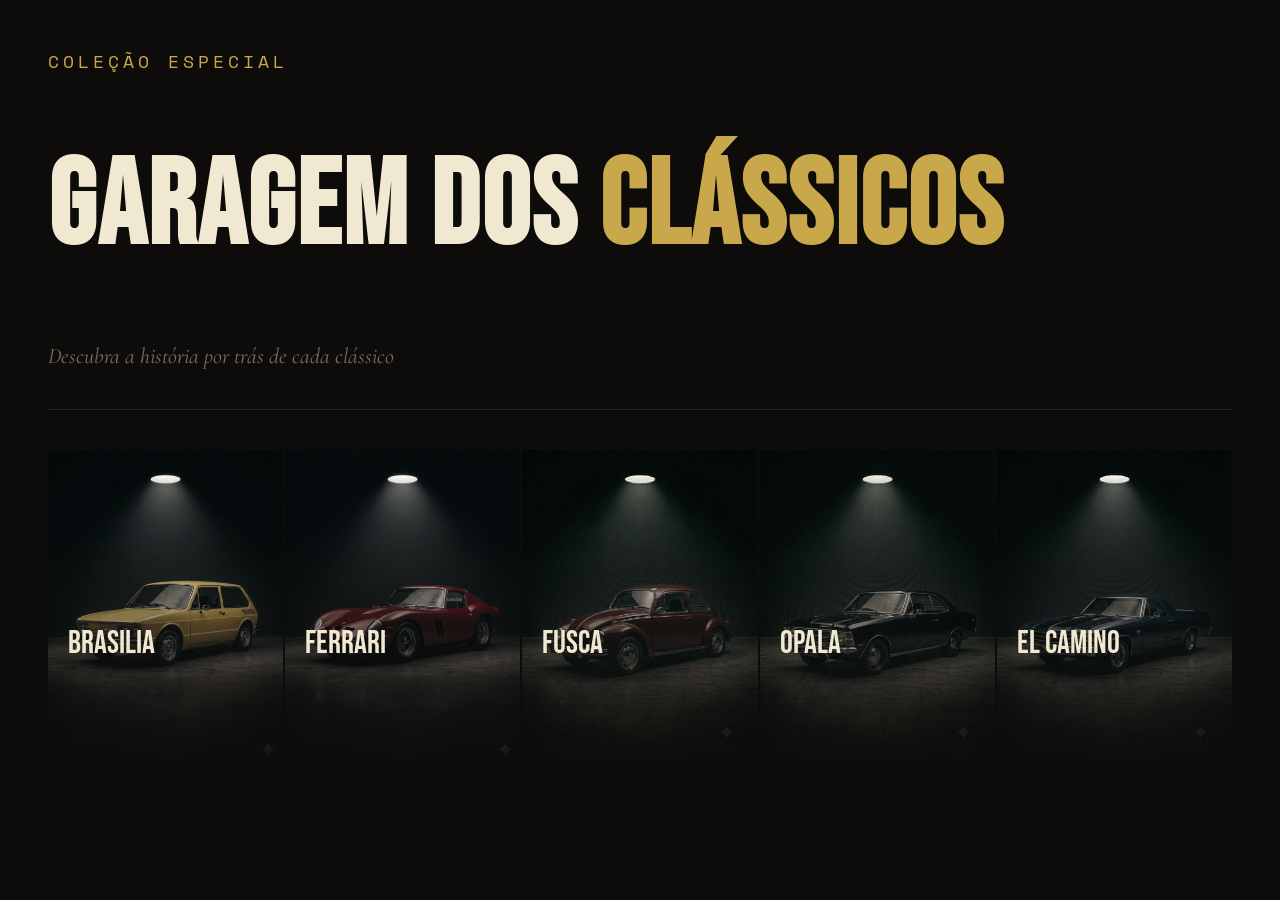
<file: index.html>
<html lang="pt-br">
    <head>
        <meta charset="UTF-8">
        <meta name="viewport" content="width=device-width, initial-scale=1.0">
        <title>GARAGEM DOS CLÁSSICOS</title>
        <link rel="stylesheet" href="./css/global.css">
        <link rel="stylesheet" href="./css/nav.css">
        <link rel="stylesheet" href="./css/banner.css">
        <link rel="stylesheet" href="./css/galeria.css">
        <link rel="preconnect" href="https://fonts.googleapis.com">
        <link rel="preconnect" href="https://fonts.gstatic.com" crossorigin>
       <link href="https://fonts.googleapis.com/css2?family=Bebas+Neue&family=Cormorant+Garamond:ital,wght@0,300;0,600;1,300&family=Space+Mono:wght@400;700&display=swap" rel="stylesheet">
    </head>
    <body class="pagina-index">
        <p class="categoria">Coleção Especial</p>
        <h1>Garagem dos <span>Clássicos</span></h1>
        <p class="descricao">Descubra a história por trás de cada clássico</p>

        <div class="galeria">
            <a href="./paginas/brasilia.html" class="card">
                <img src="./img/brasilia.png" alt="Brasilia">
                <div class="card-info">
                    <p class="card-marca">Volkswagen &bull; 1973</p>
                    <p class="card-titulo">Brasilia</p>
                    <p class="card-ver">Ver história</p>
                </div>
            </a>
            <a href="./paginas/ferrari.html" class="card">
                <img src="./img/ferrari.png" alt="Ferrari">
                <div class="card-info">
                    <p class="card-marca">Ferrari &bull; 1963</p>
                    <p class="card-titulo">Ferrari</p>
                    <p class="card-ver">Ver história</p>
                </div>
            </a>
            <a href="./paginas/fusca.html" class="card">
                <img src="./img/fusca.png" alt="Fusca">
                <div class="card-info">
                    <p class="card-marca">Volkswagen &bull; 1975</p>
                    <p class="card-titulo">Fusca</p>
                    <p class="card-ver">Ver história</p>
                </div>
            </a>
            <a href="./paginas/opala.html" class="card">
                <img src="./img/opala.png" alt="Opala">
                <div class="card-info">
                    <p class="card-marca">Chevrolet &bull; 1968</p>
                    <p class="card-titulo">Opala</p>
                    <p class="card-ver">Ver história</p>
                </div>
            </a>
            <a href="./paginas/elcamino.html" class="card">
                <img src="./img/elcamino.png" alt="El Camino">
                <div class="card-info">
                    <p class="card-marca">Chevrolet &bull; 1969</p>
                    <p class="card-titulo">El Camino</p>
                    <p class="card-ver">Ver história</p>
                </div>
            </a>
        </div>
    </body>
</html>
</file>
<file: css/global.css>
body {
    background-color: #0d0c0a;
    font-family: 'Cormorant Garamond', serif;
    color: #f0e8d0;
    margin: 0;
}

.pagina-index {
    padding: 48px;
}

.pagina-carro {
    padding: 0;
}

h1 {
    font-family: 'Bebas Neue', sans-serif;
    font-size: 120px;
    line-height: 0.9;
    letter-spacing: 2px;
    color: #f0e8d0;
}

h1 span {
    color: #c8a84b;
}
</file>
<file: css/nav.css>
nav {
    display: flex;
    justify-content: space-between;
    align-items: center;
    padding: 20px 60px;
    position: fixed;
    top: 0;
    left: 0;
    right: 0;
    z-index: 100;
}

.btn-nav {
    display: block;
    padding: 10px 20px;
    text-decoration: none;
    color: #c8a84b;
    font-size: 22px;
    letter-spacing: 3px;
    text-transform: uppercase;
    border: 1px solid transparent;
    transition: border-color 0.3s ease, background 0.3s ease, letter-spacing 0.3s ease;
}

.btn-nav:hover {
    border-color: #c8a84b;
    background: rgba(200, 168, 75, 0.08);
    letter-spacing: 5px;
}

.titulo-nav {
    font-size: 16px;
    letter-spacing: 3px;
    color: #ffffff;
    text-transform: uppercase;
}
</file>
<file: css/banner.css>
.banner {
    position: relative;
    height: 100vh;
}

.banner img {
    width: 100%;
    height: 100%;
    object-fit: cover;
    display: block;
}

.banner div {
    position: absolute;
    bottom: 60px;
    left: 60px;
}

.banner p {
    font-style: italic;
    margin: 0;
    font-size: 20px;
}

.banner h1 {
    font-size: 120px;
    text-transform: uppercase;
    margin: 0;
    transform: scaleY(1.6);
    transform-origin: bottom;
}
</file>
<file: css/galeria.css>
.categoria {
    font-family: 'Space Mono', monospace;
    font-size: 18px;
    letter-spacing: 4px;
    color: #c8a84b;
    text-transform: uppercase;
    margin-bottom: 20px;
}

.descricao {
    font-size: 22px;
    font-style: italic;
    color: #7a7060;
    margin-top: 20px;
}

.galeria {
    display: flex;
    gap: 2px;
    padding: 40px 0;
    border-top: 1px solid #2a2620;
    margin-top: 40px;
}

.card {
    flex: 1;
    position: relative;
    display: block;
    text-decoration: none;
    color: #f0e8d0;
    overflow: hidden;
}

.card img {
    width: 100%;
    aspect-ratio: 3/4;
    object-fit: cover;
    display: block;
    filter: grayscale(50%);
    transition: transform 0.7s ease, filter 0.5s ease;
}

.card:hover img {
    transform: scale(1.08);
    filter: grayscale(0%);
}

.card-info {
    position: absolute;
    bottom: 0;
    left: 0;
    right: 0;
    padding: 24px 20px 20px;
    background: linear-gradient(to top, rgba(13,12,10,0.95), transparent);
}

.card-marca {
    font-family: 'Space Mono', monospace;
    font-size: 12px;
    letter-spacing: 3px;
    color: #c8a84b;
    text-transform: uppercase;
    margin-bottom: 4px;
    opacity: 0;
    transform: translateY(6px);
    transition: opacity 0.3s ease, transform 0.3s ease;
}

.card:hover .card-marca {
    opacity: 1;
    transform: translateY(0);
}

.card-titulo {
    font-family: 'Bebas Neue', sans-serif;
    font-size: 32px;
    color: #f0e8d0;
}

.card-ver {
    font-size: 22px;
    font-style: italic;
    color: #7a7060;
    margin-top: 6px;
    opacity: 0;
    transform: translateY(8px);
    transition: opacity 0.3s ease, transform 0.3s ease;
}

.card:hover .card-ver {
    opacity: 1;
    transform: translateY(0);
}
</file>
